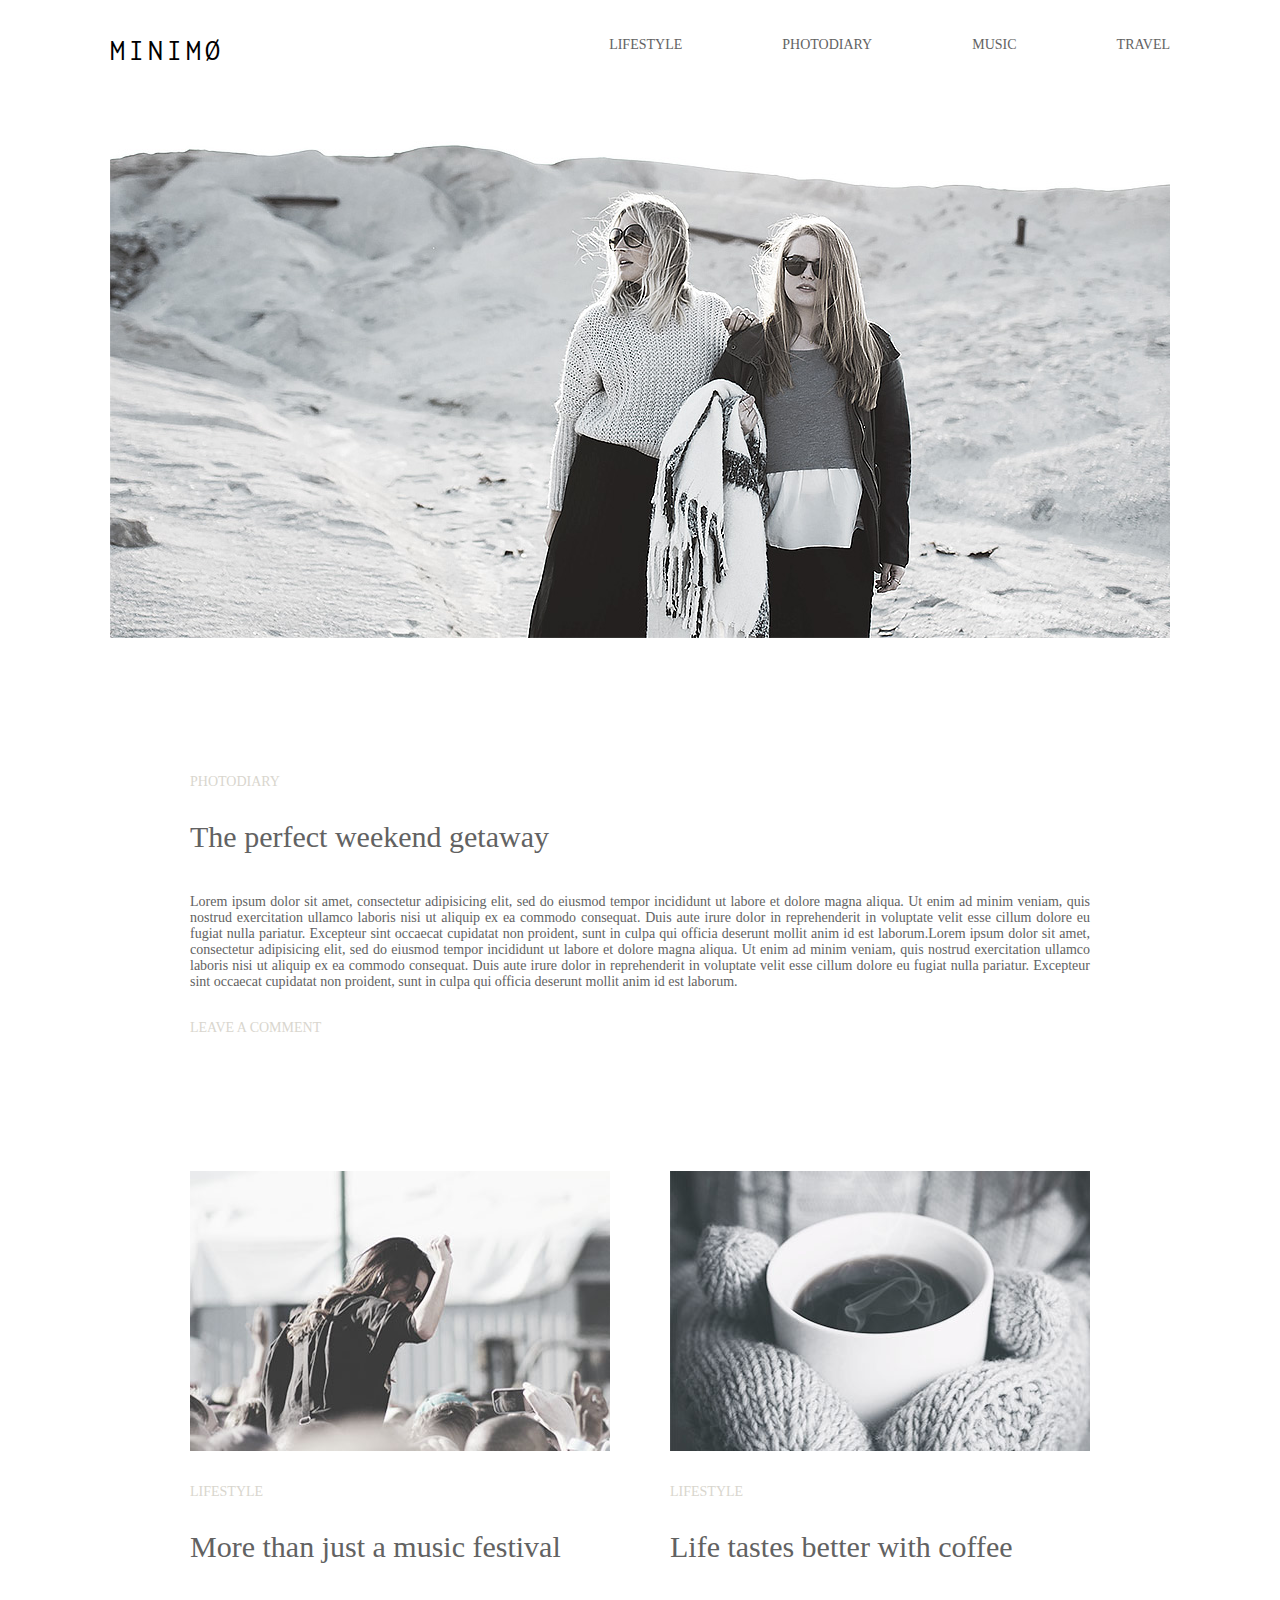
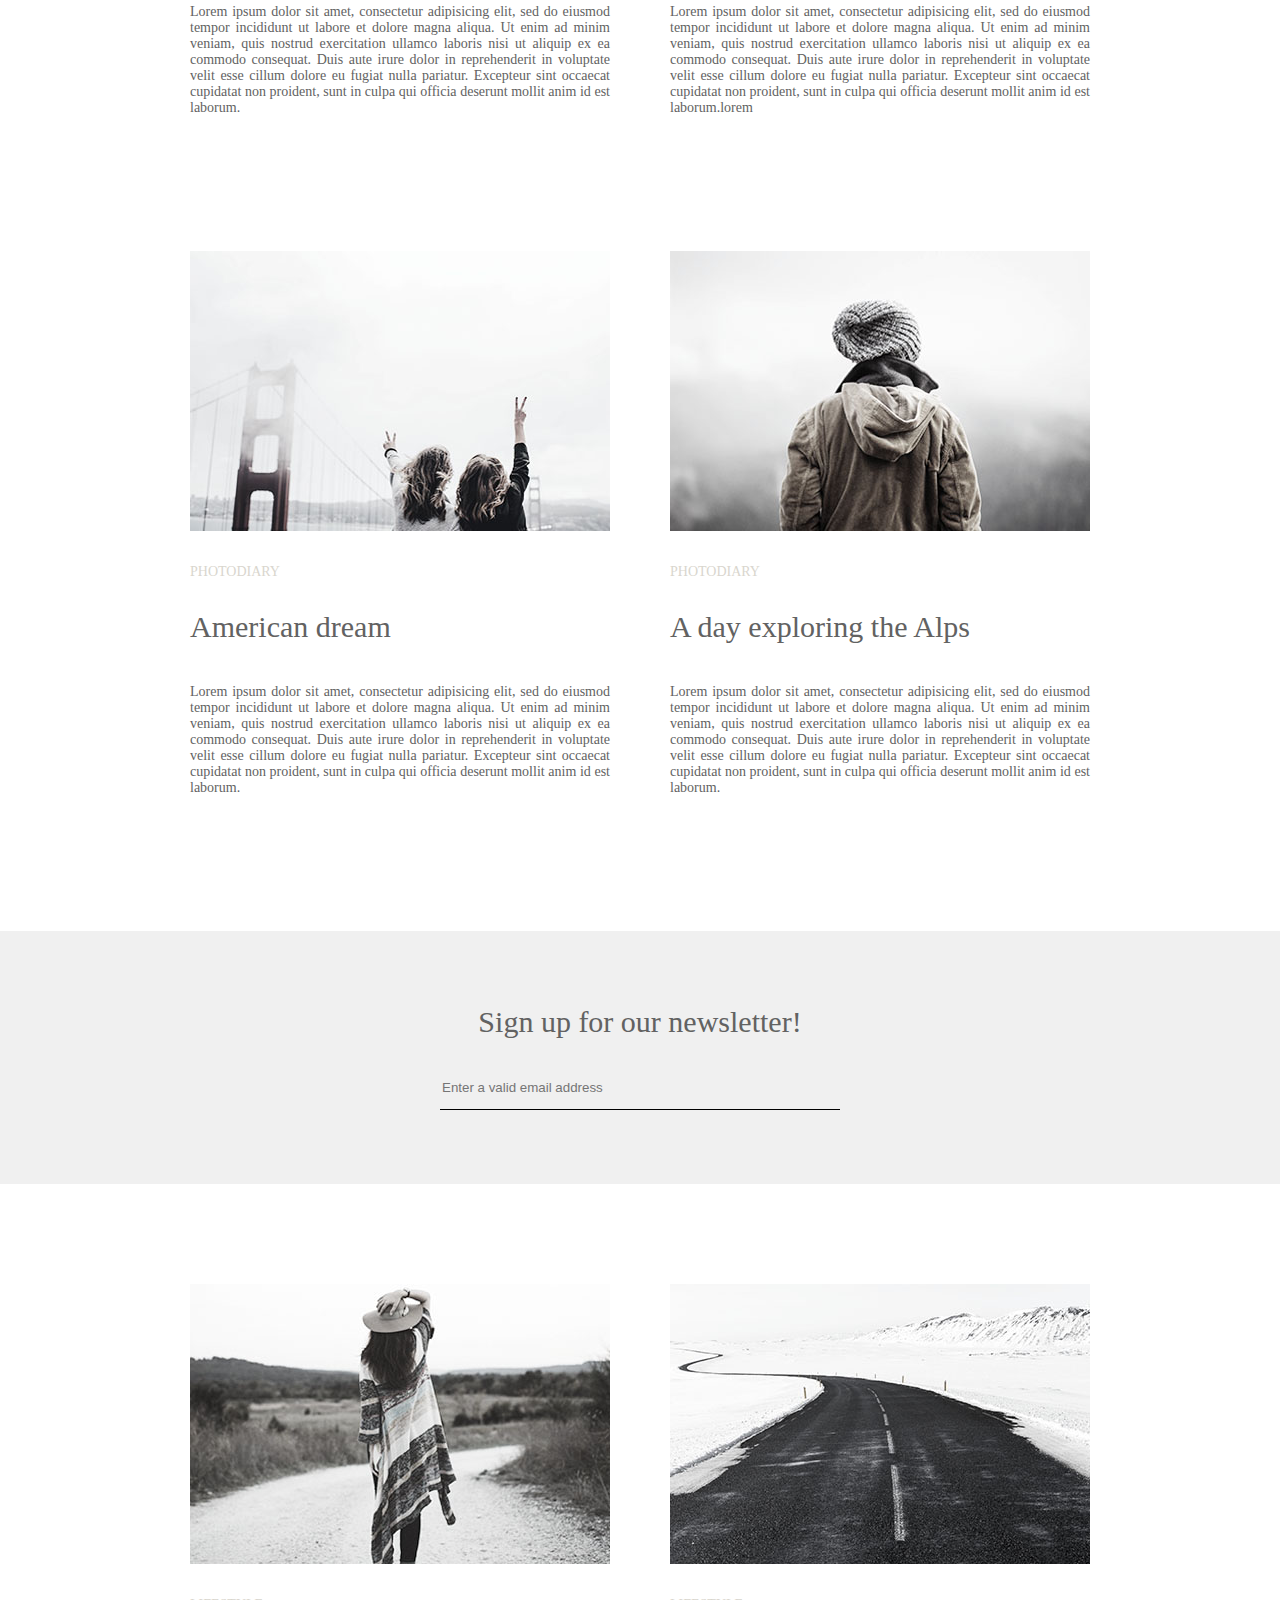
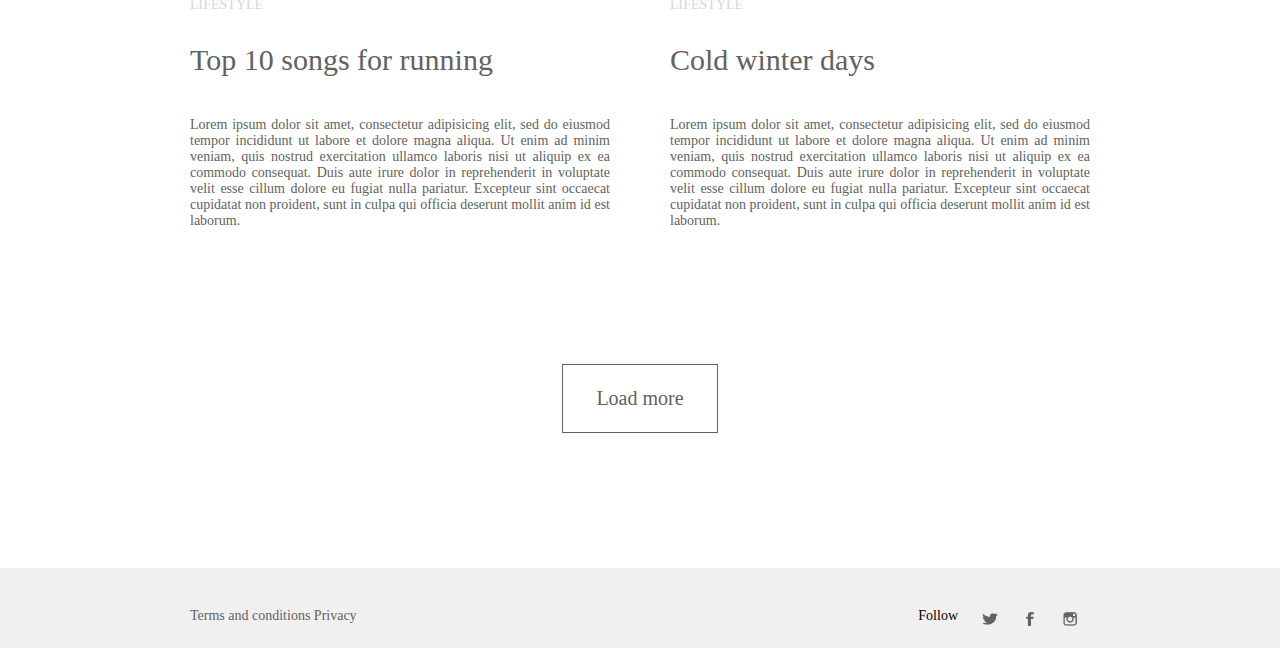
<file: index.html>
<!DOCTYPE html>
<html>
<head>
	<meta charset="utf-8">
	<title>Minimo Template</title>
	<link rel="stylesheet" href="css/style.css">
	<link rel="stylesheet" href="https://www.google.com/fonts#UsePlace:use/Collection:Playfair+Display">
	<link rel="stylesheet" type="text/css" href="https://www.google.com/fonts#UsePlace:use/Collection:Ubuntu">
	<link href="https://fonts.googleapis.com/css?family=Inconsolata|PT+Serif:400,400i,700,700i" rel="stylesheet"> 
</head>
<body>
	<div class="container">
	<header class="hero"><h1 class="logo"><a href="index.html">MinimØ</a></h1>
		<nav><ul>
			<a class="end" href="travel.html">Travel</a>
			<a href="music.html">Music</a>
			<a href="photodiary.html">Photodiary</a>
			<a href="lifestyle.html">Lifestyle</a></ul>
		</nav>
		<img src="images/header.jpg" alt="">
		</header>
		<div class="post-area">
			<section>
				<a href="photodiary"><h3 style="padding-top: 0px;">Photodiary</h3></a>
				<a href="#"><h1>The perfect weekend getaway</h1></a>
				<p>Lorem ipsum dolor sit amet, consectetur adipisicing elit, sed do eiusmod
				tempor incididunt ut labore et dolore magna aliqua. Ut enim ad minim veniam,
				quis nostrud exercitation ullamco laboris nisi ut aliquip ex ea commodo
				consequat. Duis aute irure dolor in reprehenderit in voluptate velit esse
				cillum dolore eu fugiat nulla pariatur. Excepteur sint occaecat cupidatat non
				proident, sunt in culpa qui officia deserunt mollit anim id est laborum.Lorem ipsum dolor sit amet, consectetur adipisicing elit, sed do eiusmod
				tempor incididunt ut labore et dolore magna aliqua. Ut enim ad minim veniam,
				quis nostrud exercitation ullamco laboris nisi ut aliquip ex ea commodo
				consequat. Duis aute irure dolor in reprehenderit in voluptate velit esse
				cillum dolore eu fugiat nulla pariatur. Excepteur sint occaecat cupidatat non
				proident, sunt in culpa qui officia deserunt mollit anim id est laborum.</p>
				<a href="#"><h3 style="padding-bottom: 0px;">Leave a comment</h3></a>
			</section>
			<section class="col-1">
				<img src="images/1.jpg" alt="">
				<a href="lifestyle"><h3>Lifestyle</h3></a>
				<a href="#"><h1>More than just a music festival</h1></a>
				<p>Lorem ipsum dolor sit amet, consectetur adipisicing elit, sed do eiusmod
				tempor incididunt ut labore et dolore magna aliqua. Ut enim ad minim veniam,
				quis nostrud exercitation ullamco laboris nisi ut aliquip ex ea commodo
				consequat. Duis aute irure dolor in reprehenderit in voluptate velit esse
				cillum dolore eu fugiat nulla pariatur. Excepteur sint occaecat cupidatat non
				proident, sunt in culpa qui officia deserunt mollit anim id est laborum.</p>	
			</section><section class="col-2">
				<img src="images/2.jpg" alt="">
				<a href="lifestyle"><h3>Lifestyle</h3></a>
				<a href="#"><h1>Life tastes better with coffee</h1></a>
				<p>Lorem ipsum dolor sit amet, consectetur adipisicing elit, sed do eiusmod
				tempor incididunt ut labore et dolore magna aliqua. Ut enim ad minim veniam,
				quis nostrud exercitation ullamco laboris nisi ut aliquip ex ea commodo
				consequat. Duis aute irure dolor in reprehenderit in voluptate velit esse
				cillum dolore eu fugiat nulla pariatur. Excepteur sint occaecat cupidatat non
				proident, sunt in culpa qui officia deserunt mollit anim id est laborum.lorem</p>	
			</section>
			<section class="col-1">
				<img src="images/3.jpg" alt="">
				<a href="lifestyle"><h3>Photodiary</h3></a>
				<a href="#"><h1>American dream</h1></a>
				<p>Lorem ipsum dolor sit amet, consectetur adipisicing elit, sed do eiusmod
				tempor incididunt ut labore et dolore magna aliqua. Ut enim ad minim veniam,
				quis nostrud exercitation ullamco laboris nisi ut aliquip ex ea commodo
				consequat. Duis aute irure dolor in reprehenderit in voluptate velit esse
				cillum dolore eu fugiat nulla pariatur. Excepteur sint occaecat cupidatat non
				proident, sunt in culpa qui officia deserunt mollit anim id est laborum.</p>	
			</section><section class="col-2">
				<img src="images/4.jpg" alt="">
				<a href="lifestyle"><h3>Photodiary</h3></a>
				<a href="#"><h1>A day exploring the Alps</h1></a>
				<p>Lorem ipsum dolor sit amet, consectetur adipisicing elit, sed do eiusmod
				tempor incididunt ut labore et dolore magna aliqua. Ut enim ad minim veniam,
				quis nostrud exercitation ullamco laboris nisi ut aliquip ex ea commodo
				consequat. Duis aute irure dolor in reprehenderit in voluptate velit esse
				cillum dolore eu fugiat nulla pariatur. Excepteur sint occaecat cupidatat non
				proident, sunt in culpa qui officia deserunt mollit anim id est laborum.</p>	
			</section>
		</div>
</div>
<form action="#" method="post">
	<label><h1>Sign up for our newsletter!</h1></label>
	<fieldset>
		<input type="Email" name="Email" placeholder="Enter a valid email address">
	</fieldset>
</form>
<div class="container hero post-area">
	<section class="col-1">
		<img src="images/5.jpg" alt="">
		<a href="lifestyle"><h3>Lifestyle</h3></a>
		<a href="#"><h1>Top 10 songs for running</h1></a>
		<p>Lorem ipsum dolor sit amet, consectetur adipisicing elit, sed do eiusmod
		tempor incididunt ut labore et dolore magna aliqua. Ut enim ad minim veniam,
		quis nostrud exercitation ullamco laboris nisi ut aliquip ex ea commodo
		consequat. Duis aute irure dolor in reprehenderit in voluptate velit esse
		cillum dolore eu fugiat nulla pariatur. Excepteur sint occaecat cupidatat non
		proident, sunt in culpa qui officia deserunt mollit anim id est laborum.</p>	
	</section><section class="col-2">
		<img src="images/6.jpg" alt="">
		<a href="lifestyle"><h3>Lifestyle</h3></a>
		<a href="#"><h1>Cold winter days</h1></a>
		<p>Lorem ipsum dolor sit amet, consectetur adipisicing elit, sed do eiusmod
		tempor incididunt ut labore et dolore magna aliqua. Ut enim ad minim veniam,
		quis nostrud exercitation ullamco laboris nisi ut aliquip ex ea commodo
		consequat. Duis aute irure dolor in reprehenderit in voluptate velit esse
		cillum dolore eu fugiat nulla pariatur. Excepteur sint occaecat cupidatat non
		proident, sunt in culpa qui officia deserunt mollit anim id est laborum.</p>	
	</section>
</div>
<button><a href="#">Load more</a></button>
<footer>
	<ul class="container hero post-area">
		<div class="left">
		<a href="#">Terms and conditions</a>
		<a href="#">Privacy</a>
	</ul></div>
	<ul class="container hero post-area">
		<div class="right">
		<a href="#"><img src="images/instagram.png"></a>
		<a href="#"><img src="images/facebook.png"></a>
		<a href="#"><img src="images/twitter.png"></a>
		<p>Follow</p></ul>
	</div>
</footer>
</body>
</html>
</file>
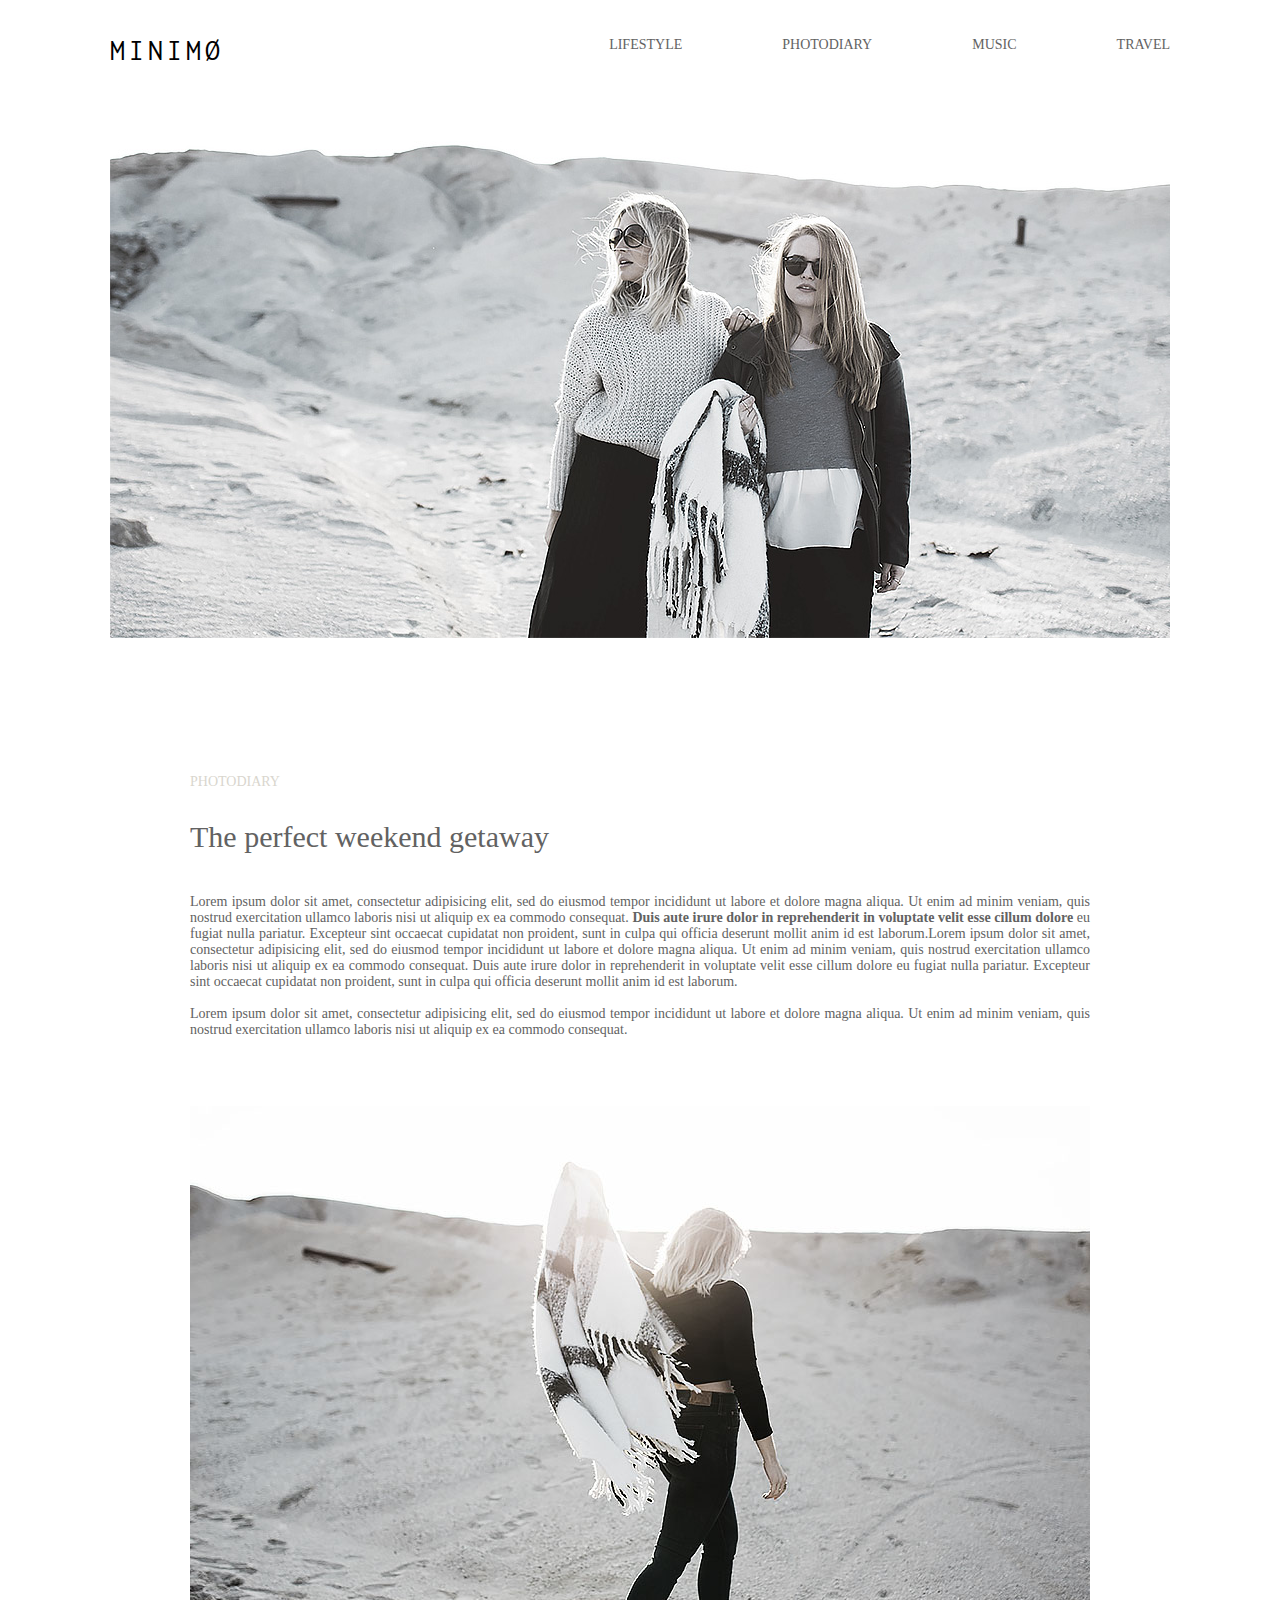
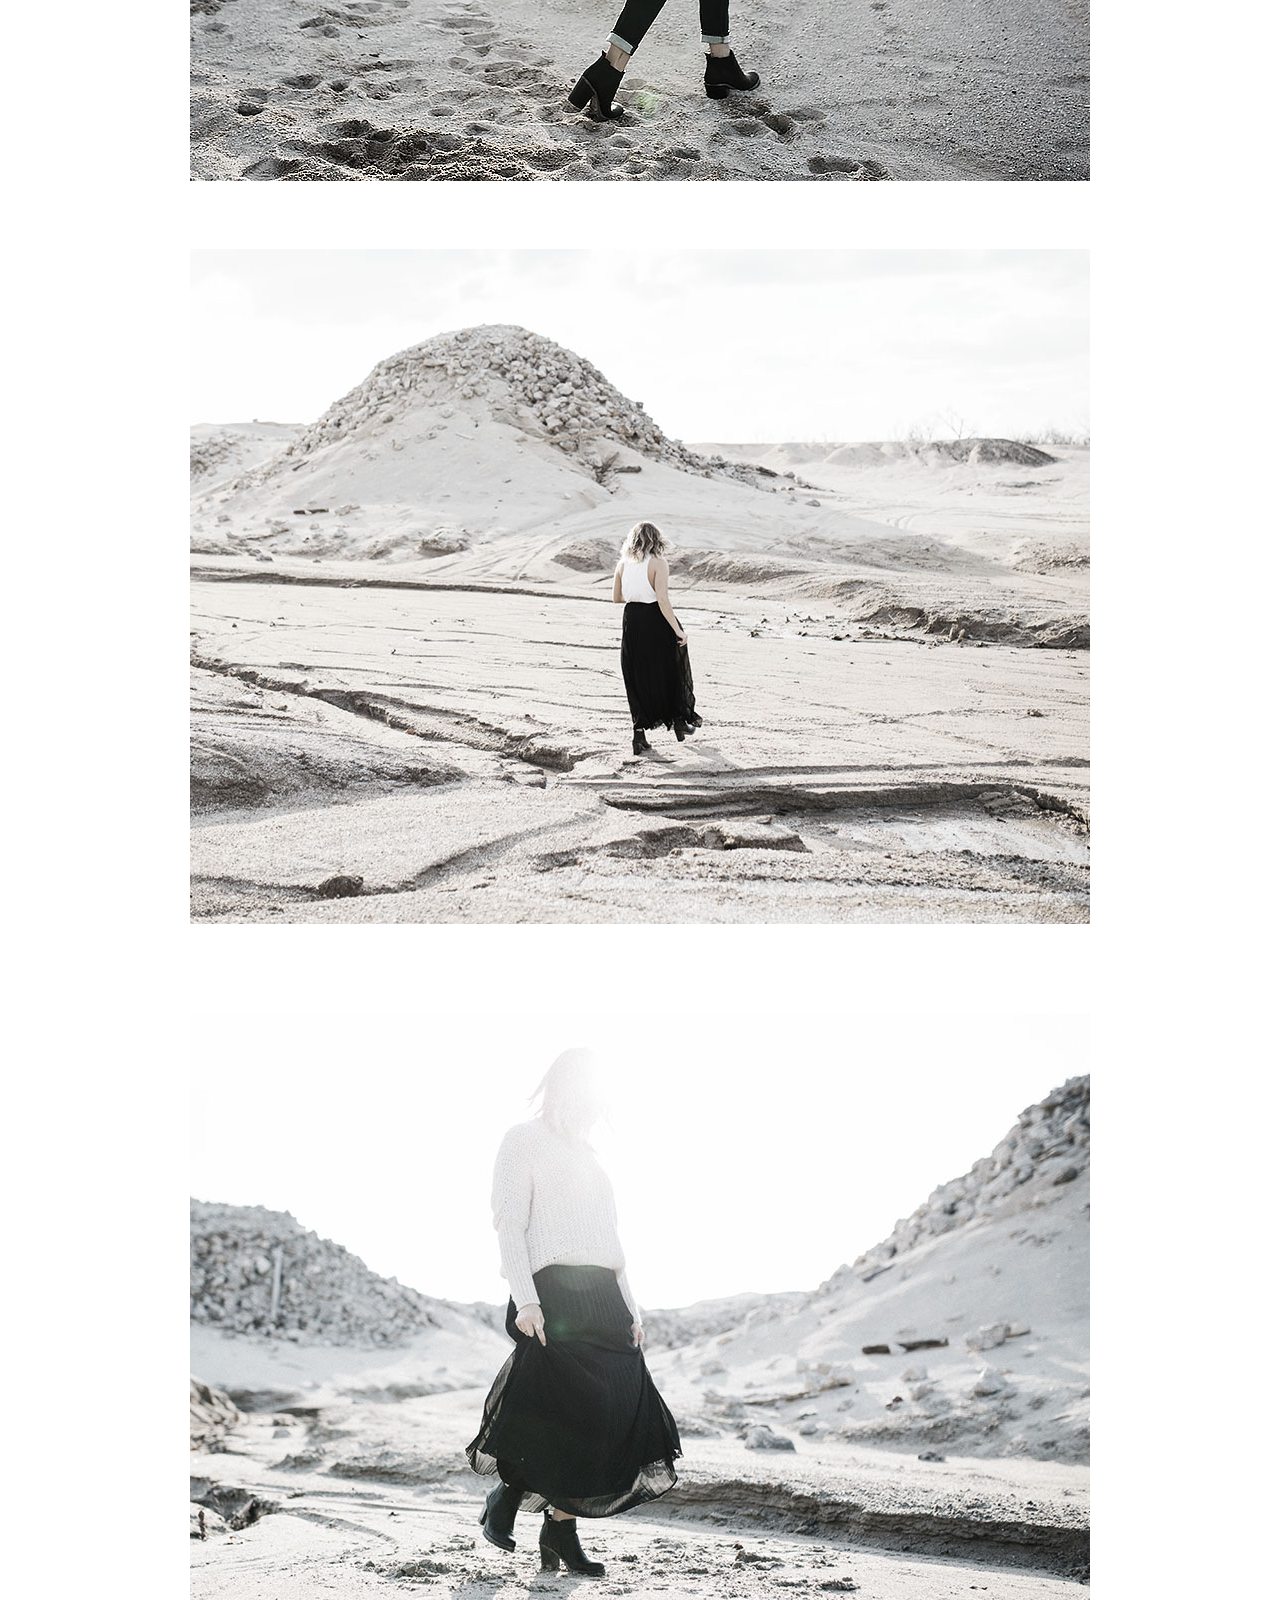
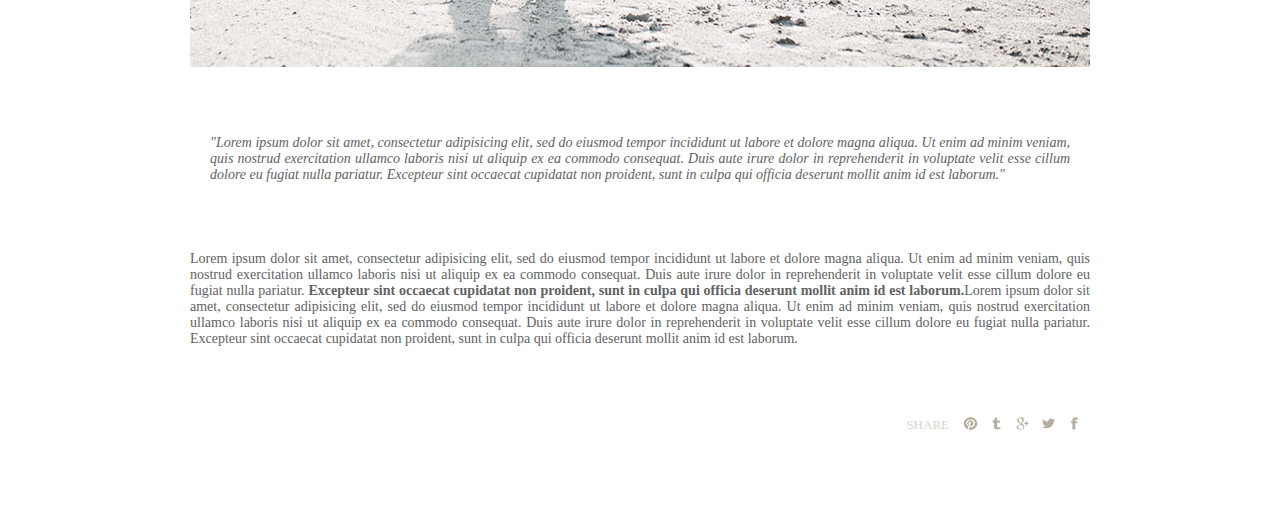
<file: single-post.html>
<!DOCTYPE html>
<html>
<head>
	<meta charset="utf-8">
	<title>Minimo Template</title>
	<link rel="stylesheet" href="css/style.css">
	<link rel="stylesheet" href="https://www.google.com/fonts#UsePlace:use/Collection:Playfair+Display">
	<link rel="stylesheet" type="text/css" href="https://www.google.com/fonts#UsePlace:use/Collection:Ubuntu">
	<link href="https://fonts.googleapis.com/css?family=Inconsolata|PT+Serif:400,400i,700,700i" rel="stylesheet"> 
</head>
<body>
	<div class="container">
	<header class="hero"><h1 class="logo"><a href="index.html">MinimØ</a></h1>
		<nav><ul>
			<a class="end" href="travel.html">Travel</a>
			<a href="music.html">Music</a>
			<a href="photodiary.html">Photodiary</a>
			<a href="lifestyle.html">Lifestyle</a></ul>
		</nav>
		<img src="images/header.jpg" alt="">
		</header>
		<div class="post-area">
			<section class="single-post">
				<a href="photodiary"><h3 style="padding-top: 0px;">Photodiary</h3></a>
				<a href="#"><h1>The perfect weekend getaway</h1></a>
				<p>Lorem ipsum dolor sit amet, consectetur adipisicing elit, sed do eiusmod
				tempor incididunt ut labore et dolore magna aliqua. Ut enim ad minim veniam,
				quis nostrud exercitation ullamco laboris nisi ut aliquip ex ea commodo
				consequat. <strong>Duis aute irure dolor in reprehenderit in voluptate velit esse
				cillum dolore</strong> eu fugiat nulla pariatur. Excepteur sint occaecat cupidatat non
				proident, sunt in culpa qui officia deserunt mollit anim id est laborum.Lorem ipsum dolor sit amet, consectetur adipisicing elit, sed do eiusmod
				tempor incididunt ut labore et dolore magna aliqua. Ut enim ad minim veniam,
				quis nostrud exercitation ullamco laboris nisi ut aliquip ex ea commodo
				consequat. Duis aute irure dolor in reprehenderit in voluptate velit esse
				cillum dolore eu fugiat nulla pariatur. Excepteur sint occaecat cupidatat non
				proident, sunt in culpa qui officia deserunt mollit anim id est laborum.<br><br>
				Lorem ipsum dolor sit amet, consectetur adipisicing elit, sed do eiusmod
				tempor incididunt ut labore et dolore magna aliqua. Ut enim ad minim veniam,
				quis nostrud exercitation ullamco laboris nisi ut aliquip ex ea commodo
				consequat.</p>
			<img src="images/7.jpg" alt="">
			<img src="images/8.jpg" alt="">
			<img src="images/9.jpg" alt="">
			<p>
				<cite>"Lorem ipsum dolor sit amet, consectetur adipisicing elit, sed do eiusmod
            	tempor incididunt ut labore et dolore magna aliqua. Ut enim ad minim veniam,
            	quis nostrud exercitation ullamco laboris nisi ut aliquip ex ea commodo
            	consequat. Duis aute irure dolor in reprehenderit in voluptate velit esse
            	cillum dolore eu fugiat nulla pariatur. Excepteur sint occaecat cupidatat non
            	proident, sunt in culpa qui officia deserunt mollit anim id est laborum."</cite>
            </p>
            <p>Lorem ipsum dolor sit amet, consectetur adipisicing elit, sed do eiusmod
            tempor incididunt ut labore et dolore magna aliqua. Ut enim ad minim veniam,
            quis nostrud exercitation ullamco laboris nisi ut aliquip ex ea commodo
            consequat. Duis aute irure dolor in reprehenderit in voluptate velit esse
            cillum dolore eu fugiat nulla pariatur. <strong>Excepteur sint occaecat cupidatat non
            proident, sunt in culpa qui officia deserunt mollit anim id est laborum.</strong>Lorem ipsum dolor sit amet, consectetur adipisicing elit, sed do eiusmod
            tempor incididunt ut labore et dolore magna aliqua. Ut enim ad minim veniam,
            quis nostrud exercitation ullamco laboris nisi ut aliquip ex ea commodo
            consequat. Duis aute irure dolor in reprehenderit in voluptate velit esse
            cillum dolore eu fugiat nulla pariatur. Excepteur sint occaecat cupidatat non
            proident, sunt in culpa qui officia deserunt mollit anim id est laborum.</p>
            </section>
            <div class="share">
            	<h3 style="padding: 0;">Share</h3>
            	<a href="#"><img src="images/pinterest.png"></a>
            	<a href="#"><img src="images/tumblr.png"></a>
            	<a href="#"><img src="images/google.png"></a>
            	<a href="#"><img src="images/twitter-light.png"></a>
            	<a href="#"><img src="images/facebook-light.png"></a>
            </div>
        </div>
        <div class="row">
        	
        </div>
</file>
<file: css/style.css>
/* http://meyerweb.com/eric/tools/css/reset/ 
   v2.0 | 20110126
   License: none (public domain)
*/

html, body, div, span, applet, object, iframe,
h1, h2, h3, h4, h5, h6, p, blockquote, pre,
a, abbr, acronym, address, big, cite, code,
del, dfn, em, img, ins, kbd, q, s, samp,
small, strike, strong, sub, sup, tt, var,
b, u, i, center,
dl, dt, dd, ol, ul, li,
fieldset, form, label, legend,
table, caption, tbody, tfoot, thead, tr, th, td,
article, aside, canvas, details, embed, 
figure, figcaption, footer, header, hgroup, 
menu, nav, output, ruby, section, summary,
time, mark, audio, video {
	margin: 0;
	padding: 0;
	border: 0;
	font-size: 100%;
	font: inherit;
	vertical-align: baseline;
}
/* HTML5 display-role reset for older browsers */
article, aside, details, figcaption, figure, 
footer, header, hgroup, menu, nav, section {
	display: block;
}
body {
	line-height: 1;
}
ol, ul {
	list-style: none;
}
blockquote, q {
	quotes: none;
}
blockquote:before, blockquote:after,
q:before, q:after {
	content: '';
	content: none;
}
table {
	border-collapse: collapse;
	border-spacing: 0;
}
/*=================// BOX //=====================*/
*,
*:before,
*:after {
  -webkit-box-sizing: border-box;
     -moz-box-sizing: border-box;
          box-sizing: border-box;
}
.container {
	margin: 0 auto;
	width: 1200px;
	position: relative;
}
.hero {
	padding: 35px 70px;
	margin: 0 auto;
}	
.col-1 {
	width: 50%;
	padding-right: 30px;
}
.col-2 {
	width: 50%;
	padding-left: 30px;
}
.col-1, .col-2 {
	display: inline-block;
	vertical-align: top;
	margin: 0 auto;
	padding-bottom: 135px;
}
body {
	background-color: #fff;
}
.logo {
	display: inline-block;
	float: left;
	font-family: Calibri;
	font-size: 30px;
	line-height: 30px;
	text-transform: uppercase;
	color: #000;
	font-family: 'PT Serif', serif;
    font-family: 'Inconsolata', monospace;
    letter-spacing: 4px;

}
nav {
	padding: 3px 0;
}
nav ul a {
	display: inline-block;
	margin:0px 10px;
	padding-left: 40px;
	padding-right: 40px;
	float: right;
	font: 400 14px "Playfair Display";
	line-height: 14px;
	text-transform: uppercase;
	
}
a:link, :visited {
	text-decoration: none;
	color: #626262;
}
a:hover, :active {
	text-decoration: none;
	color: #000;
}
.end {
	padding-right: 0px;
	margin-right: 0px;
}
.logo a:link, :hover, :active, :visited {
	text-decoration: none;
	color: #000;
}    
header img {
	display: block;
	margin: 100px 0;
	width: 100%;
	height: auto;
}
.post-area {
	margin: 0 auto;
	padding: 0 150px;
}
section {
	padding-bottom: 135px;	
}
h3 {
	display: inline-block;
	padding: 30px 0;
	color: #d9d6ce;
	font: 14px "Ubuntu Light";
	text-transform: uppercase;
}
h1 {
	padding-bottom: 40px;
	color: #626262;
	font:400 30px "Playfair Display";
}
p {
	font: 400 14px "Playfair Display";
	color: #626262;
	text-align: justify;
}
p strong {
	font-weight: 700;
}
p cite {
	display: inline-block;
	padding: 0 20px;
	font-style: italic;
}
section img {
	display: inline-block;
	margin: 0  auto;
	width: 100%;
	height: auto;
	padding: 0;
}
h2 form {
	color: #000;
}
form {
	width: 100%;
	background-color: #f0f0f0;
	margin: 0 auto;
	padding: 74px 0;
	text-align: center;
	color: #000;
	margin-bottom: 100px;
}
h2 form {
	color: #000;
}
input {
	background-color: #f0f0f0;
	width: 400px;
	padding-bottom: 14px;
	border: none;
	border-bottom: solid 1px black;
	font-size: 400 14px "Playfair Display";
	color: #626262;`
}
button {
	display: flex;
	font: 400 20px "Playfair Display";
	background-color: #fff;
	color: #626262; 
	padding: 22px 33px;
	margin: 0 auto;
	border: solid 1px #626262;
	margin-bottom: 135px;
}
footer {
	display: block;
	width: 100%;
	background-color: #f0f0f0;
	color: #000;
	padding: 40px 0px;
}
.left {
	float: left;
	font:400 14px "Playfair Display";
	padding-right: 10px;
	margin-right: 7px;
}
.submit {
	display: inline-block;
	background-color: none;
	border: none;
	width: 30px;
	height: auto;
	margin: 0 auto;
	padding: 0;
	float: right;
}
.right p { 
	display: inline-block;
	float: right;
	font: 400 14px "Playfair Display";
	color: #000;
	padding-right: 12px;
}
.right img {
	display: inline-block;
	float: right;
	width: 20px;
	height: auto;
	margin: 0 10px;
	padding: 3px 2px;
}
.single-post {
	padding: 0;
}
.single-post p {
	padding-bottom: 68px;
}
.single-post img {
	display: block;
	width: 100%;
	height: auto;
	margin: 0 auto;
	padding-bottom: 68px;
}
.share {
	display: flex;
	align-items: center;
	float: right;
	margin-bottom: 78px;
}
.share h3 {
	font-size: 13px;
	margin-right: 11px;
}
.share img {
	width: 15px;
	height: auto;
	
}
.share a {
	padding: 1px 3px;
	margin-right: 5px; 
}
</file>
